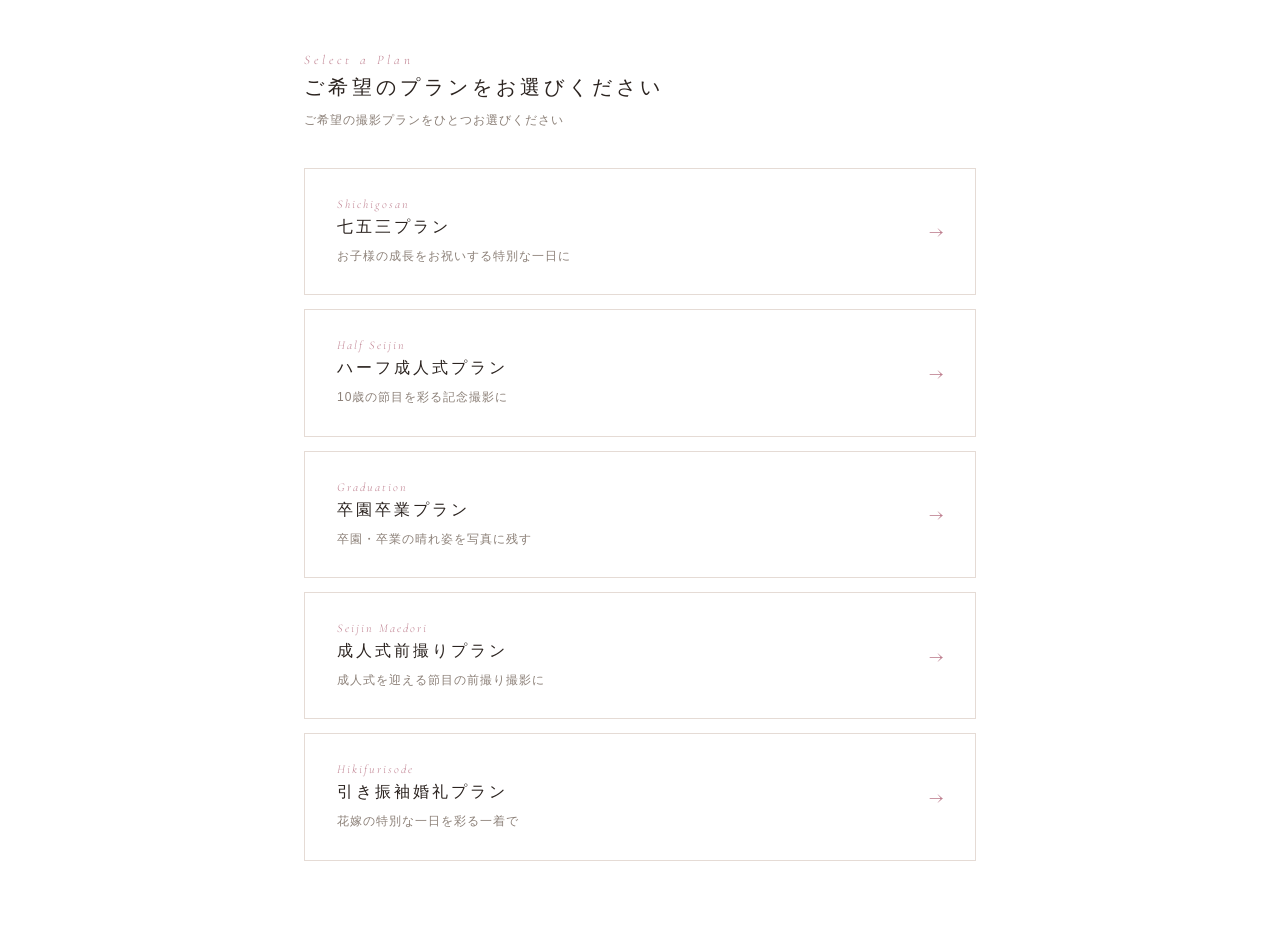
<file: index.html>
<!DOCTYPE html>
<html lang="ja">
<head>
  <meta charset="UTF-8">
  <meta name="viewport" content="width=device-width, initial-scale=1.0">
  <title>ご予約 | 花とつき</title>
  <link rel="preconnect" href="https://fonts.googleapis.com">
  <link href="https://fonts.googleapis.com/css2?family=Cormorant+Garamond:ital,wght@0,300;0,400;1,300&family=Jost:wght@300;400&display=swap" rel="stylesheet">
  <link rel="stylesheet" href="style.css">
</head>
<body>

<div class="wrapper">

  <div class="section-heading">
    <span class="en">Select a Plan</span>
    <h2>ご希望のプランをお選びください</h2>
    <p>ご希望の撮影プランをひとつお選びください</p>
  </div>

  <div class="category-grid">

    <a href="shichigosan.html" class="category-card">
      <div>
        <span class="category-card-en">Shichigosan</span>
        <div class="category-card-title">七五三プラン</div>
        <p class="category-card-desc">お子様の成長をお祝いする特別な一日に</p>
      </div>
      <span class="category-card-arrow">→</span>
    </a>

    <a href="hafuseijin.html" class="category-card">
      <div>
        <span class="category-card-en">Half Seijin</span>
        <div class="category-card-title">ハーフ成人式プラン</div>
        <p class="category-card-desc">10歳の節目を彩る記念撮影に</p>
      </div>
      <span class="category-card-arrow">→</span>
    </a>

    <a href="sotsuen.html" class="category-card">
      <div>
        <span class="category-card-en">Graduation</span>
        <div class="category-card-title">卒園卒業プラン</div>
        <p class="category-card-desc">卒園・卒業の晴れ姿を写真に残す</p>
      </div>
      <span class="category-card-arrow">→</span>
    </a>

    <a href="seijin-maedori.html" class="category-card">
      <div>
        <span class="category-card-en">Seijin Maedori</span>
        <div class="category-card-title">成人式前撮りプラン</div>
        <p class="category-card-desc">成人式を迎える節目の前撮り撮影に</p>
      </div>
      <span class="category-card-arrow">→</span>
    </a>

    <a href="hikifurisode.html" class="category-card">
      <div>
        <span class="category-card-en">Hikifurisode</span>
        <div class="category-card-title">引き振袖婚礼プラン</div>
        <p class="category-card-desc">花嫁の特別な一日を彩る一着で</p>
      </div>
      <span class="category-card-arrow">→</span>
    </a>

  </div>

</div>

</body>
</html>
</file>
<file: style.css>
/* ─── Reset ─── */
*, *::before, *::after { box-sizing: border-box; margin: 0; padding: 0; }

:root {
  --white:    #FFFFFF;
  --bg:       #FFFFFF;
  --ink:      #2C2420;
  --mid:      #8C8078;
  --light:    #E5DBD5;
  --lighter:  #F2EDE8;
  --rose:     #BF8090;
  --rose-dk:  #A06878;
  --rose-lt:  #F5E8EC;
  --err:      #B85C5C;
  --radius:   2px;
}

body {
  font-family: "Hiragino Mincho ProN", "Yu Mincho", "游明朝", Georgia, serif;
  background: var(--bg);
  color: var(--ink);
  min-height: 100vh;
  -webkit-font-smoothing: antialiased;
}

/* ─── Header ─── */
header {
  background: var(--white);
  text-align: center;
  padding: 48px 16px 40px;
  border-bottom: 1px solid var(--light);
}
.header-eyebrow {
  font-family: "Cormorant Garamond", serif;
  font-weight: 300;
  font-style: italic;
  font-size: 13px;
  letter-spacing: 5px;
  color: var(--rose);
  margin-bottom: 10px;
}
header h1 {
  font-size: clamp(22px, 4vw, 32px);
  font-weight: 400;
  letter-spacing: 10px;
  color: var(--ink);
  line-height: 1.3;
}
.header-sub {
  font-family: "Cormorant Garamond", serif;
  font-weight: 300;
  font-size: 11px;
  letter-spacing: 5px;
  color: var(--mid);
  margin-top: 10px;
  text-transform: uppercase;
}

/* ─── Main wrapper ─── */
.wrapper {
  max-width: 720px;
  margin: 0 auto;
  padding: 52px 24px 80px;
}

/* ─── Back to top link ─── */
.back-to-top {
  display: inline-block;
  font-family: "Jost", sans-serif;
  font-size: 11px;
  letter-spacing: 2px;
  color: var(--mid);
  text-decoration: none;
  margin-bottom: 28px;
  transition: color .2s;
}
.back-to-top:hover { color: var(--rose); }

/* ─── Category grid (top page) ─── */
.category-grid {
  display: flex;
  flex-direction: column;
  gap: 14px;
}
.category-card {
  display: flex;
  align-items: center;
  justify-content: space-between;
  gap: 20px;
  border: 1px solid var(--light);
  padding: 28px 32px;
  text-decoration: none;
  transition: border-color .2s, background .2s;
}
.category-card:hover { border-color: var(--rose); background: var(--rose-lt); }
.category-card-en {
  font-family: "Cormorant Garamond", serif;
  font-style: italic;
  font-weight: 300;
  font-size: 12px;
  letter-spacing: 2px;
  color: var(--rose);
  display: block;
  margin-bottom: 6px;
}
.category-card-title {
  font-size: 16px;
  letter-spacing: 3px;
  color: var(--ink);
  margin-bottom: 8px;
}
.category-card-desc {
  font-family: "Hiragino Kaku Gothic ProN", sans-serif;
  font-size: 12px;
  color: var(--mid);
  letter-spacing: 1px;
  line-height: 1.7;
}
.category-card-arrow {
  font-family: "Cormorant Garamond", serif;
  font-size: 22px;
  font-weight: 300;
  color: var(--rose);
  flex-shrink: 0;
}

/* ─── Step indicator ─── */
.steps {
  display: flex;
  align-items: center;
  justify-content: center;
  margin-bottom: 52px;
  gap: 0;
}
.step {
  display: flex;
  flex-direction: column;
  align-items: center;
  gap: 8px;
}
.step-line {
  width: 24px;
  height: 1px;
  background: var(--light);
  transition: background .4s;
}
.step-line.done { background: var(--rose); }
.step-dot {
  width: 8px; height: 8px;
  border-radius: 50%;
  border: 1px solid var(--light);
  background: var(--white);
  transition: all .3s;
}
.step.active .step-dot {
  background: var(--ink);
  border-color: var(--ink);
  width: 10px; height: 10px;
}
.step.done .step-dot {
  background: var(--rose);
  border-color: var(--rose);
}
.step-label {
  font-family: "Jost", sans-serif;
  font-size: 9px;
  font-weight: 300;
  letter-spacing: 2px;
  color: var(--light);
  text-transform: uppercase;
  white-space: nowrap;
}
.step.active .step-label { color: var(--ink); }
.step.done  .step-label  { color: var(--rose); }

/* ─── Section heading ─── */
.section-heading { margin-bottom: 36px; }
.section-heading .en {
  font-family: "Cormorant Garamond", serif;
  font-style: italic;
  font-weight: 300;
  font-size: 13px;
  letter-spacing: 4px;
  color: var(--rose);
  display: block;
  margin-bottom: 6px;
}
.section-heading h2 {
  font-size: 20px;
  font-weight: 400;
  letter-spacing: 4px;
  color: var(--ink);
}
.section-heading p {
  font-family: "Hiragino Kaku Gothic ProN", sans-serif;
  font-size: 12px;
  color: var(--mid);
  margin-top: 8px;
  letter-spacing: 1px;
  line-height: 1.9;
}

/* ─── Card ─── */
.card {
  background: var(--white);
  padding: 48px 44px;
  display: none;
}
.card.active { display: block; animation: fadeUp .4s ease; }
@media (max-width: 540px) { .card { padding: 32px 20px; } }

@keyframes fadeUp {
  from { opacity: 0; transform: translateY(12px); }
  to   { opacity: 1; transform: translateY(0); }
}

/* ─── Plan grid ─── */
.plan-grid {
  display: grid;
  grid-template-columns: repeat(2, 1fr);
  gap: 12px;
  margin-bottom: 16px;
}
@media (max-width: 560px) {
  .plan-grid { grid-template-columns: 1fr; }
}

.plan-card {
  border: 1px solid var(--light);
  padding: 24px 20px;
  cursor: pointer;
  transition: border-color .2s, background .2s;
  position: relative;
  display: block;
}
.plan-card:hover { border-color: var(--rose); background: var(--rose-lt); }
.plan-card.selected {
  border-color: var(--rose);
  background: var(--rose-lt);
  box-shadow: inset 0 0 0 1px var(--rose);
}
.plan-card input[type="radio"] { display: none; }

.plan-badge {
  font-family: "Jost", sans-serif;
  font-size: 10px;
  font-weight: 400;
  letter-spacing: 3px;
  text-transform: uppercase;
  color: var(--mid);
  background: var(--lighter);
  display: inline-block;
  padding: 3px 10px;
  margin-bottom: 14px;
}
.plan-badge.recommended {
  background: var(--rose);
  color: var(--white);
}
.plan-card.selected .plan-badge {
  background: var(--rose);
  color: var(--white);
}

.plan-title {
  font-size: 14px;
  letter-spacing: 2px;
  color: var(--ink);
  line-height: 1.7;
  margin-bottom: 14px;
}
.plan-price {
  font-family: "Cormorant Garamond", serif;
  font-size: 26px;
  font-weight: 300;
  letter-spacing: 1px;
  color: var(--ink);
  margin-bottom: 16px;
}
.plan-tax {
  font-family: "Hiragino Kaku Gothic ProN", sans-serif;
  font-size: 11px;
  color: var(--mid);
  margin-left: 6px;
}
.plan-features {
  list-style: none;
  padding: 0;
  border-top: 1px solid var(--light);
  padding-top: 14px;
}
.plan-features li {
  font-family: "Hiragino Kaku Gothic ProN", sans-serif;
  font-size: 11px;
  color: var(--mid);
  line-height: 1.8;
  padding-left: 14px;
  position: relative;
}
.plan-features li::before {
  content: "·";
  position: absolute;
  left: 4px;
  color: var(--rose);
}
.plan-note {
  font-family: "Hiragino Kaku Gothic ProN", sans-serif;
  font-size: 11px;
  color: var(--mid);
  margin-bottom: 8px;
}

/* ─── Option sections ─── */
.option-section {
  margin-bottom: 32px;
}
.option-section-title {
  font-size: 13px;
  letter-spacing: 2px;
  color: var(--ink);
  margin-bottom: 6px;
}
.option-section-note {
  font-family: "Hiragino Kaku Gothic ProN", sans-serif;
  font-size: 11px;
  color: var(--mid);
  margin-bottom: 12px;
  line-height: 1.7;
}

.option-toggle-group {
  display: flex;
  flex-direction: column;
  gap: 6px;
}
.option-toggle {
  display: flex;
  align-items: center;
  gap: 12px;
  padding: 13px 16px;
  border: 1px solid var(--light);
  background: var(--white);
  cursor: pointer;
  font-family: "Hiragino Kaku Gothic ProN", sans-serif;
  font-size: 13px;
  color: var(--ink);
  letter-spacing: 1px;
  transition: background .15s, border-color .15s;
  text-align: left;
  width: 100%;
}
.option-toggle:hover { background: var(--rose-lt); border-color: var(--rose); }
.option-toggle.selected {
  background: var(--rose-lt);
  border-color: var(--rose);
}
.opt-check {
  width: 16px; height: 16px;
  border: 1px solid var(--light);
  border-radius: 2px;
  flex-shrink: 0;
  display: flex; align-items: center; justify-content: center;
  font-size: 10px;
  transition: all .15s;
  background: var(--white);
  color: transparent;
}
.option-toggle.selected .opt-check {
  background: var(--rose);
  border-color: var(--rose);
  color: var(--white);
}
.opt-label { flex: 1; }
.opt-price {
  font-family: "Cormorant Garamond", serif;
  font-size: 14px;
  letter-spacing: 1px;
  color: var(--mid);
  white-space: nowrap;
  flex-shrink: 0;
}
.opt-price small {
  font-family: "Hiragino Kaku Gothic ProN", sans-serif;
  font-size: 10px;
  color: var(--rose);
}
.option-toggle.selected .opt-price { color: var(--rose-dk); }

.family-group { max-height: 340px; overflow-y: auto; padding-right: 2px; }
.family-group::-webkit-scrollbar { width: 4px; }
.family-group::-webkit-scrollbar-track { background: var(--lighter); }
.family-group::-webkit-scrollbar-thumb { background: var(--light); border-radius: 2px; }

/* ─── Price summary ─── */
.price-summary {
  border: 1px solid var(--light);
  padding: 24px 28px;
  text-align: right;
  background: var(--lighter);
  margin-top: 20px;
}
.price-summary-label {
  font-family: "Jost", sans-serif;
  font-size: 10px;
  font-weight: 300;
  letter-spacing: 3px;
  text-transform: uppercase;
  color: var(--mid);
  margin-bottom: 8px;
}
.price-summary-total {
  font-family: "Cormorant Garamond", serif;
  font-size: 32px;
  font-weight: 300;
  letter-spacing: 2px;
  color: var(--ink);
}
.price-summary-note {
  font-family: "Hiragino Kaku Gothic ProN", sans-serif;
  font-size: 10px;
  color: var(--mid);
  margin-top: 6px;
}

.datetime-notice { margin-bottom: 32px; }

/* ─── Calendar ─── */
.calendar-nav {
  display: flex;
  align-items: center;
  justify-content: space-between;
  margin-bottom: 20px;
}
.calendar-nav button {
  background: none;
  border: none;
  cursor: pointer;
  color: var(--mid);
  font-family: "Cormorant Garamond", serif;
  font-size: 16px;
  padding: 4px 8px;
  transition: color .2s;
}
.calendar-nav button:hover { color: var(--ink); }
.calendar-month {
  font-family: "Cormorant Garamond", serif;
  font-weight: 300;
  font-size: 18px;
  letter-spacing: 4px;
  color: var(--ink);
}
.calendar-grid {
  display: grid;
  grid-template-columns: repeat(7, 1fr);
  gap: 2px;
  margin-bottom: 28px;
}
.cal-header {
  text-align: center;
  font-family: "Jost", sans-serif;
  font-size: 10px;
  font-weight: 300;
  letter-spacing: 1px;
  color: var(--mid);
  padding: 6px 0 10px;
}
.cal-header:first-child { color: #B85C5C; }
.cal-header:last-child  { color: #5C7CB8; }
.cal-day {
  text-align: center;
  padding: 10px 4px;
  font-size: 13px;
  cursor: pointer;
  transition: all .15s;
  color: var(--ink);
  font-family: "Cormorant Garamond", serif;
}
.cal-day:hover:not(.disabled):not(.empty) { background: var(--rose-lt); }
.cal-day.selected { background: var(--rose); color: var(--white); }
.cal-day.today { font-weight: 700; color: var(--rose); }
.cal-day.today.selected { color: var(--white); }
.cal-day.disabled { color: var(--light); cursor: not-allowed; }
.cal-day.empty    { cursor: default; }
.cal-day.sunday   { color: #B85C5C; }
.cal-day.saturday { color: #5C7CB8; }
.cal-day.selected.sunday,
.cal-day.selected.saturday { color: var(--white); }

/* ─── Divider ─── */
.divider {
  border: none;
  border-top: 1px solid var(--light);
  margin: 32px 0;
}

/* ─── Time slots ─── */
.sub-label {
  font-family: "Jost", sans-serif;
  font-size: 10px;
  font-weight: 300;
  letter-spacing: 3px;
  text-transform: uppercase;
  color: var(--mid);
  margin-bottom: 16px;
}
.time-grid {
  display: flex;
  flex-wrap: wrap;
  gap: 8px;
  margin-bottom: 10px;
}
.time-btn {
  padding: 10px 22px;
  border: 1px solid var(--light);
  background: var(--white);
  cursor: pointer;
  font-size: 14px;
  font-family: "Cormorant Garamond", serif;
  color: var(--ink);
  letter-spacing: 1px;
  transition: all .15s;
}
.time-btn:hover:not(.full) {
  border-color: var(--rose);
  background: var(--rose-lt);
}
.time-btn.selected {
  background: var(--rose);
  border-color: var(--rose);
  color: var(--white);
}
.time-btn.full {
  color: var(--light);
  cursor: not-allowed;
  text-decoration: line-through;
}
.time-legend {
  font-size: 11px;
  color: var(--mid);
  margin-top: 8px;
  font-family: "Hiragino Kaku Gothic ProN", sans-serif;
}

/* ─── Option sub-step ─── */
.substep { display: none; }
.substep.active { display: block; animation: fadeUp .4s ease; }

.substep-indicator {
  display: flex;
  align-items: center;
  gap: 0;
  margin-top: 14px;
}
.substep-dot {
  width: 7px; height: 7px;
  border-radius: 50%;
  background: var(--light);
  transition: background .3s;
  flex-shrink: 0;
}
.substep-dot.active { background: var(--rose); }
.substep-line-s {
  width: 18px;
  height: 1px;
  background: var(--light);
  flex-shrink: 0;
}
.substep-title {
  font-size: 15px;
  letter-spacing: 3px;
  color: var(--ink);
  margin-bottom: 6px;
  font-family: "Hiragino Mincho ProN", "Yu Mincho", Georgia, serif;
}
.substep-desc {
  font-family: "Hiragino Kaku Gothic ProN", sans-serif;
  font-size: 12px;
  color: var(--mid);
  margin-bottom: 28px;
  line-height: 1.9;
}

/* ─── Subject cards (Step 2 per-person blocks) ─── */
.subject-card {
  border: 1px solid var(--light);
  background: var(--lighter);
  padding: 20px 24px 24px;
  margin-bottom: 16px;
}
.subject-title {
  font-size: 13px;
  letter-spacing: 3px;
  color: var(--rose-dk);
  margin-bottom: 18px;
  font-family: "Hiragino Mincho ProN", "Yu Mincho", Georgia, serif;
}
#subjectList { margin-top: 4px; }

/* ─── Quantity option ─── */
.qty-option-wrap { display: flex; flex-direction: column; }
.qty-row {
  align-items: center;
  gap: 14px;
  padding: 10px 16px;
  background: var(--lighter);
  border: 1px solid var(--light);
  border-top: none;
}
.qty-label {
  font-family: "Hiragino Kaku Gothic ProN", sans-serif;
  font-size: 11px;
  letter-spacing: 1px;
  color: var(--mid);
  white-space: nowrap;
}
.qty-row .age-toggle-group { border: none; }
.qty-row .age-toggle {
  padding: 8px 18px;
  font-size: 13px;
  border: 1px solid var(--light);
}

/* ─── Age toggle ─── */
.age-toggle-group {
  display: flex;
  gap: 0;
  border: 1px solid var(--light);
  width: fit-content;
}
.age-toggle {
  padding: 12px 28px;
  border: none;
  border-right: 1px solid var(--light);
  background: var(--white);
  font-size: 14px;
  font-family: "Hiragino Mincho ProN", "Yu Mincho", Georgia, serif;
  color: var(--ink);
  cursor: pointer;
  letter-spacing: 2px;
  transition: background .15s, color .15s;
}
.age-toggle:last-child { border-right: none; }
.age-toggle:hover { background: var(--rose-lt); }
.age-toggle.selected {
  background: var(--rose);
  color: var(--white);
}

/* ─── Form fields ─── */
.form-row { margin-bottom: 28px; }
.form-label {
  display: block;
  font-size: 12px;
  letter-spacing: 2px;
  color: var(--ink);
  margin-bottom: 10px;
}
.form-label .badge {
  font-family: "Jost", sans-serif;
  font-size: 9px;
  font-weight: 400;
  letter-spacing: 2px;
  text-transform: uppercase;
  padding: 2px 7px;
  margin-left: 10px;
  vertical-align: middle;
}
.badge.req {
  background: var(--rose);
  color: var(--white);
}
.badge.opt {
  background: none;
  border: 1px solid var(--light);
  color: var(--mid);
}
.form-row input,
.form-row select,
.form-row textarea {
  width: 100%;
  padding: 12px 0;
  border: none;
  border-bottom: 1px solid var(--light);
  background: transparent;
  font-size: 15px;
  font-family: "Hiragino Kaku Gothic ProN", "Hiragino Sans", sans-serif;
  color: var(--ink);
  transition: border-color .2s;
  outline: none;
  border-radius: 0;
}
.form-row input:focus,
.form-row select:focus,
.form-row textarea:focus {
  border-bottom-color: var(--rose);
}
.form-row textarea {
  resize: none;
  min-height: 80px;
  padding: 10px 0;
}
.form-hint {
  font-family: "Hiragino Kaku Gothic ProN", sans-serif;
  font-size: 11px;
  color: var(--mid);
  margin-top: 6px;
}
.form-row.two-col {
  display: grid;
  grid-template-columns: 1fr 1fr;
  gap: 24px;
}
@media (max-width: 460px) { .form-row.two-col { grid-template-columns: 1fr; } }

/* ─── Checkbox ─── */
.checkbox-row {
  display: flex;
  align-items: flex-start;
  gap: 12px;
  font-family: "Hiragino Kaku Gothic ProN", sans-serif;
  font-size: 13px;
  color: var(--mid);
  line-height: 1.6;
}
.checkbox-row input[type="checkbox"] {
  width: 16px; height: 16px;
  margin-top: 2px;
  flex-shrink: 0;
  accent-color: var(--rose);
  cursor: pointer;
}
.checkbox-row a { color: var(--ink); }

/* ─── Error ─── */
.error-msg {
  font-family: "Hiragino Kaku Gothic ProN", sans-serif;
  font-size: 11px;
  color: var(--err);
  margin-top: 6px;
  display: none;
}
.error-msg.visible { display: block; }
input.invalid, select.invalid, textarea.invalid {
  border-bottom-color: var(--err) !important;
}

/* ─── Confirm table ─── */
.confirm-table {
  width: 100%;
  border-collapse: collapse;
  margin-bottom: 32px;
}
.confirm-table tr { border-bottom: 1px solid var(--light); }
.confirm-table th {
  width: 36%;
  font-family: "Jost", "Hiragino Kaku Gothic ProN", sans-serif;
  font-size: 10px;
  font-weight: 300;
  letter-spacing: 2px;
  text-transform: uppercase;
  color: var(--mid);
  padding: 14px 0;
  text-align: left;
  vertical-align: top;
}
.confirm-table td {
  font-size: 14px;
  color: var(--ink);
  padding: 14px 0 14px 16px;
  vertical-align: top;
  line-height: 1.7;
}
.confirm-table tr:last-child { border-bottom: none; }
.confirm-table .total-row th,
.confirm-table .total-row td {
  padding-top: 20px;
  font-family: "Cormorant Garamond", serif;
}
.confirm-table .total-row td {
  font-size: 22px;
  font-weight: 300;
  color: var(--rose-dk);
}

.notice-box {
  border-left: 2px solid var(--rose);
  padding: 16px 18px;
  font-family: "Hiragino Kaku Gothic ProN", sans-serif;
  font-size: 12px;
  color: var(--mid);
  line-height: 2.1;
  background: var(--rose-lt);
  margin-bottom: 32px;
}
.notice-box strong { color: var(--ink); }

/* ─── Buttons ─── */
.btn-row {
  display: flex;
  gap: 12px;
  justify-content: flex-end;
  padding-top: 32px;
  border-top: 1px solid var(--light);
  margin-top: 40px;
}
.btn-back {
  padding: 14px 32px;
  background: none;
  border: 1px solid var(--light);
  color: var(--mid);
  font-size: 12px;
  letter-spacing: 3px;
  font-family: "Jost", serif;
  cursor: pointer;
  transition: all .2s;
}
.btn-back:hover { border-color: var(--mid); color: var(--ink); }
.btn-next {
  padding: 14px 40px;
  background: var(--ink);
  border: 1px solid var(--ink);
  color: var(--white);
  font-size: 12px;
  letter-spacing: 3px;
  font-family: "Jost", serif;
  cursor: pointer;
  transition: background .2s;
  text-transform: uppercase;
}
.btn-next:hover { background: #3d3330; }
.btn-submit {
  padding: 14px 40px;
  background: var(--rose);
  border: 1px solid var(--rose);
  color: var(--white);
  font-size: 12px;
  letter-spacing: 3px;
  font-family: "Jost", serif;
  cursor: pointer;
  transition: background .2s;
  text-transform: uppercase;
}
.btn-submit:hover { background: var(--rose-dk); border-color: var(--rose-dk); }

/* ─── Complete ─── */
.complete {
  text-align: center;
  padding: 60px 20px;
}
.complete-mark {
  font-family: "Cormorant Garamond", serif;
  font-style: italic;
  font-size: 40px;
  color: var(--rose);
  margin-bottom: 24px;
  display: block;
}
.complete h2 {
  font-size: 22px;
  font-weight: 400;
  letter-spacing: 5px;
  margin-bottom: 16px;
}
.complete p {
  font-family: "Hiragino Kaku Gothic ProN", sans-serif;
  font-size: 13px;
  color: var(--mid);
  line-height: 2.2;
}
.complete-caution {
  font-family: "Hiragino Kaku Gothic ProN", sans-serif;
  font-size: 13px;
  color: var(--rose-dk);
  background: var(--rose-lt);
  border: 1px solid var(--rose);
  padding: 10px 20px;
  margin: 16px auto;
  display: inline-block;
  letter-spacing: 1px;
}
.booking-num {
  display: inline-block;
  margin: 28px 0 20px;
  padding: 14px 36px;
  border: 1px solid var(--light);
  font-family: "Jost", serif;
  font-size: 16px;
  letter-spacing: 4px;
  color: var(--rose);
}
.btn-home {
  display: inline-block;
  margin-top: 32px;
  padding: 14px 48px;
  background: var(--ink);
  color: var(--white);
  text-decoration: none;
  font-family: "Jost", sans-serif;
  font-size: 11px;
  letter-spacing: 4px;
  text-transform: uppercase;
  transition: background .2s;
}
.btn-home:hover { background: #3d3330; }

/* ─── Footer ─── */
footer {
  text-align: center;
  padding: 32px 16px;
  font-family: "Jost", "Hiragino Kaku Gothic ProN", sans-serif;
  font-size: 10px;
  letter-spacing: 2px;
  color: var(--mid);
  border-top: 1px solid var(--light);
  background: var(--white);
  line-height: 1.8;
}
</file>
